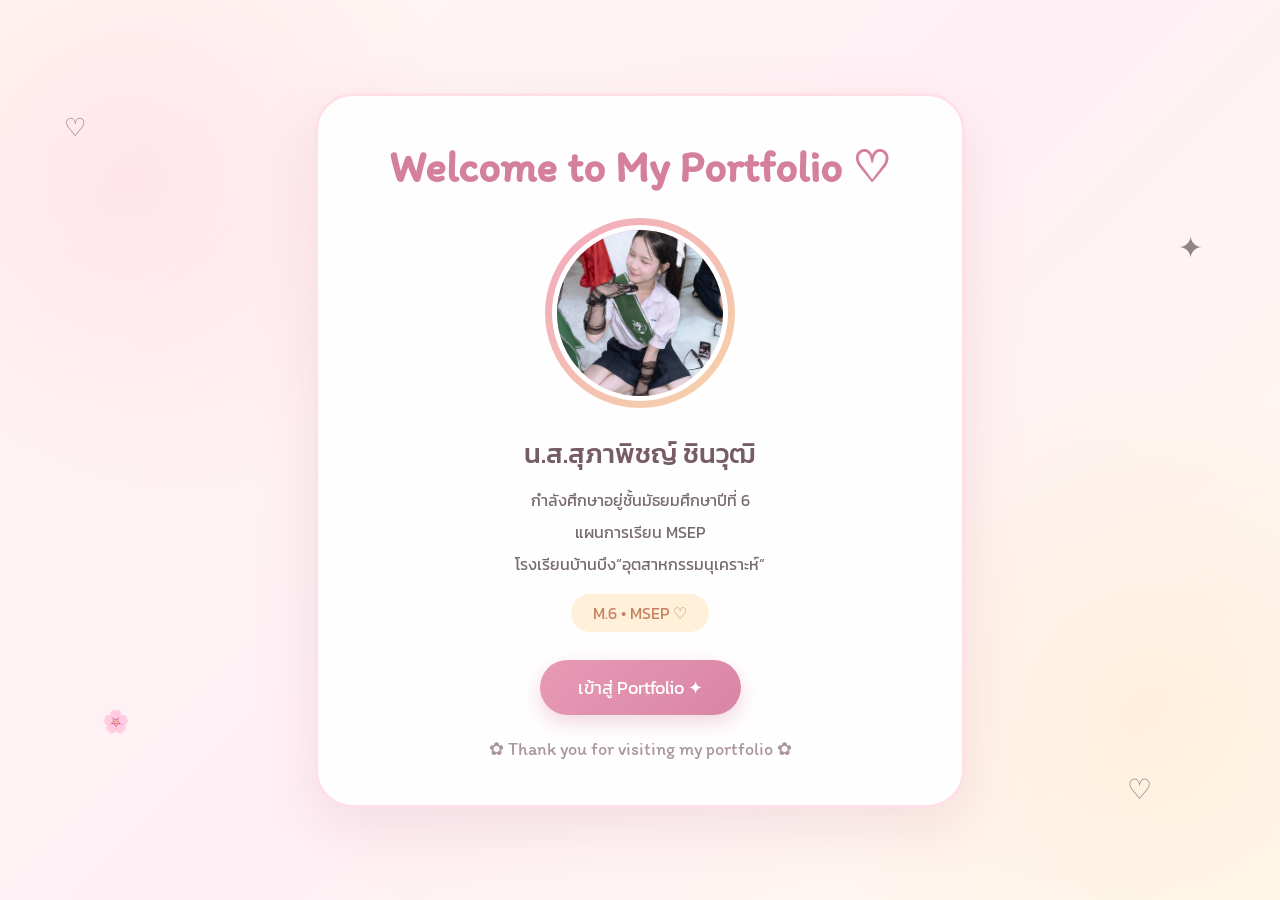
<file: index.html>
<!DOCTYPE html>
<html lang="th">

<head>
    <meta charset="UTF-8">
    <meta name="viewport" content="width=device-width, initial-scale=1.0">

    <title>Supapit Chinnawut | Portfolio</title>

    <link rel="stylesheet" href="style.css">

    <style>

        body {
            display: flex;
            align-items: center;
            justify-content: center;
            min-height: 100vh;
        }

        .home-card {
            width: min(650px, 92%);
            background: rgba(255,255,255,0.94);
            border-radius: 38px;
            padding: 45px 30px;
            text-align: center;
            border: 3px solid #ffe0e7;
            box-shadow: 0 20px 55px rgba(188,130,150,0.18);
            animation: appear 0.9s ease;
        }

        @keyframes appear {
            from {
                opacity: 0;
                transform: translateY(30px);
            }

            to {
                opacity: 1;
                transform: translateY(0);
            }
        }

        .welcome {
            font-family: 'Itim', cursive;
            color: #d47f9e;
            font-size: 43px;
            margin-bottom: 25px;
        }

        .profile-circle {
            width: 190px;
            height: 190px;
            margin: auto;
            padding: 7px;
            border-radius: 50%;
            background: linear-gradient(135deg, #f2a8bf, #f6d5a8);
            animation: gentle 4s ease-in-out infinite;
        }

        @keyframes gentle {
            0%, 100% {
                transform: translateY(0);
            }

            50% {
                transform: translateY(-8px);
            }
        }

        .profile-circle img {
            width: 100%;
            height: 100%;
            object-fit: cover;
            border-radius: 50%;
            border: 5px solid white;
        }

        .name {
            margin-top: 25px;
            color: #765d65;
            font-size: 27px;
            font-weight: 500;
        }

        .school-info {
            margin-top: 10px;
            line-height: 2;
            color: #776970;
        }

        .msep {
            display: inline-block;
            margin-top: 14px;
            padding: 7px 22px;
            border-radius: 30px;
            background: #fff0d9;
            color: #c68161;
        }

        .enter {
            display: inline-block;
            margin-top: 28px;
            padding: 14px 38px;
            border-radius: 35px;
            background: linear-gradient(135deg, #e79ab5, #d985a5);
            color: white;
            text-decoration: none;
            font-size: 18px;
            box-shadow: 0 8px 20px rgba(210,130,157,0.3);
            transition: 0.25s;
        }

        .enter:hover {
            transform: translateY(-5px) scale(1.03);
        }

        .mini {
            margin-top: 23px;
            color: #aa969d;
            font-family: 'Itim', cursive;
            font-size: 18px;
        }

    </style>
</head>

<body>

    <div class="decor one">♡</div>
    <div class="decor two">✦</div>
    <div class="decor three">🌸</div>
    <div class="decor four">♡</div>

    <main class="home-card">

        <h1 class="welcome">
            Welcome to My Portfolio ♡
        </h1>

        <div class="profile-circle">
            <img src="IMG_4594.jpeg" alt="รูปโปรไฟล์">
        </div>

        <h2 class="name">
            น.ส.สุภาพิชญ์ ชินวุฒิ
        </h2>

        <p class="school-info">
            กำลังศึกษาอยู่ชั้นมัธยมศึกษาปีที่ 6<br>
            แผนการเรียน MSEP<br>
            โรงเรียนบ้านบึง“อุตสาหกรรมนุเคราะห์”
        </p>

        <span class="msep">
            M.6 • MSEP ♡
        </span>

        <br>

        <a href="portfolio.html" class="enter">
            เข้าสู่ Portfolio ✦
        </a>

        <p class="mini">
            ✿ Thank you for visiting my portfolio ✿
        </p>

    </main>

</body>
</html>
</file>
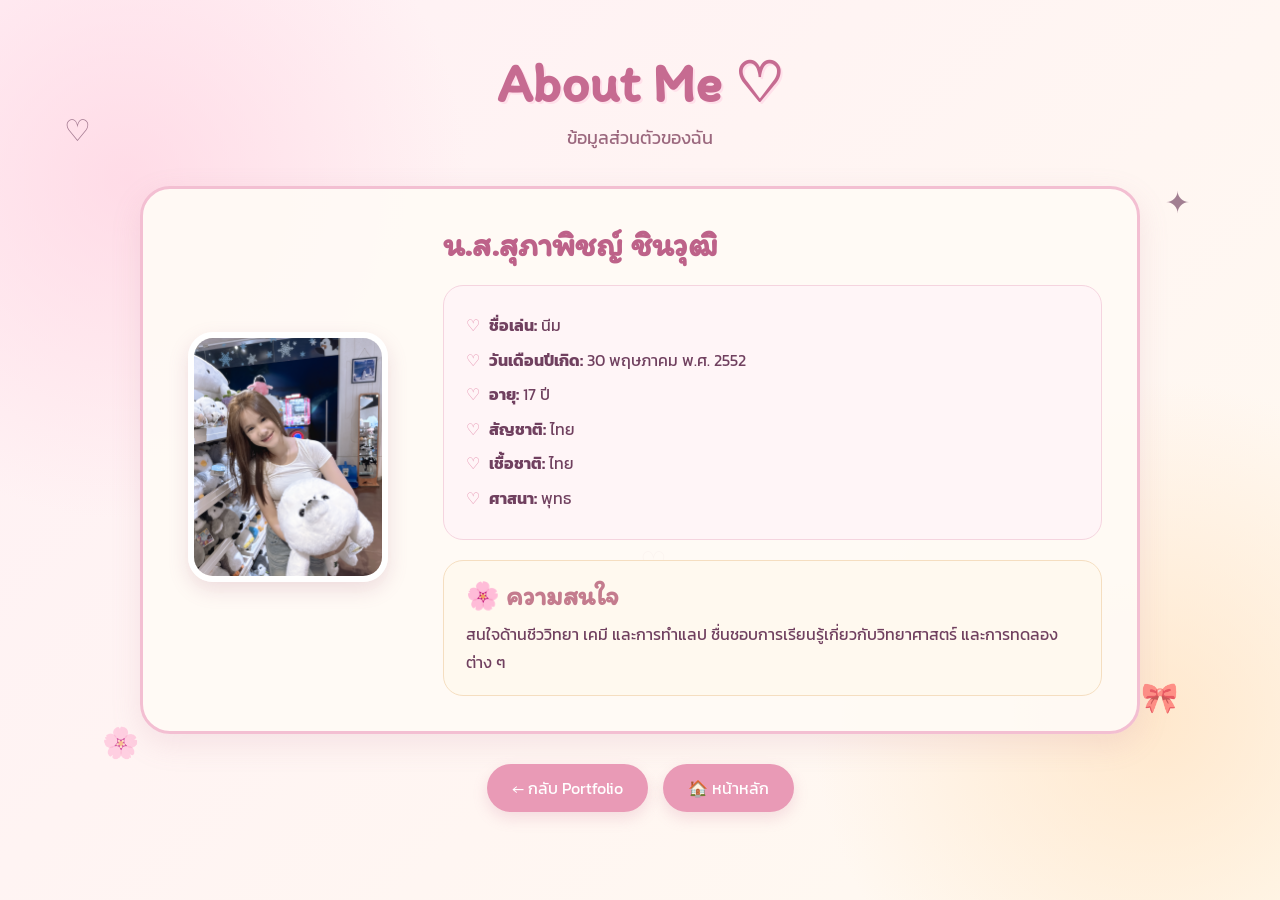
<file: about.html>
<!DOCTYPE html>
<html lang="th">
<head>
  <meta charset="UTF-8">
  <meta name="viewport" content="width=device-width, initial-scale=1.0">

  <title>About Me ♡</title>

  <!-- Google Fonts -->
  <link rel="preconnect" href="https://fonts.googleapis.com">
  <link rel="preconnect" href="https://fonts.gstatic.com" crossorigin>
  <link href="https://fonts.googleapis.com/css2?family=Itim&family=Kanit:wght@300;400;500&display=swap" rel="stylesheet">

  <style>

    * {
      box-sizing: border-box;
    }

    body {
      margin: 0;
      min-height: 100vh;

      font-family: 'Kanit', sans-serif;

      background:
        radial-gradient(
          circle at 10% 20%,
          rgba(255, 210, 225, 0.7),
          transparent 25%
        ),
        radial-gradient(
          circle at 90% 80%,
          rgba(255, 225, 190, 0.7),
          transparent 25%
        ),
        linear-gradient(
          135deg,
          #fff0f5,
          #fffaf0
        );

      color: #70405f;

      overflow-x: hidden;
    }


    /* ---------------- หน้าเว็บ ---------------- */

    .page {
      width: 90%;
      max-width: 1000px;

      margin: auto;

      padding: 50px 0 70px;

      text-align: center;
    }


    /* ---------------- หัวข้อ ---------------- */

    h1 {
      margin: 0;

      font-family: 'Itim', cursive;

      font-size: 55px;

      color: #c66b91;

      text-shadow:
        2px 2px 0 #ffe0ea;
    }


    .subtitle {
      margin-top: 8px;
      margin-bottom: 35px;

      font-size: 18px;

      color: #9b687e;
    }


    /* ---------------- กรอบ About Me ---------------- */

    .about-card {

      display: flex;

      align-items: center;

      gap: 45px;

      padding: 35px;

      background: rgba(255, 250, 245, 0.95);

      border: 3px solid #f3bfd2;

      border-radius: 30px;

      box-shadow:
        0 10px 30px rgba(190, 120, 145, 0.15);

      text-align: left;

      animation: appear 0.8s ease;
    }


    /* ---------------- รูป ---------------- */

    .about-image {

      flex: 0 0 220px;

      text-align: center;
    }


    .about-image img {

      width: 200px;
      height: 250px;

      object-fit: cover;

      border-radius: 25px;

      border: 6px solid white;

      box-shadow:
        0 8px 20px rgba(170, 100, 125, 0.2);

      transition: 0.4s ease;
    }


    .about-image img:hover {

      transform:
        scale(1.04)
        rotate(-2deg);

      box-shadow:
        0 12px 25px rgba(170, 100, 125, 0.3);
    }


    /* ---------------- ข้อมูล ---------------- */

    .about-content {

      flex: 1;
    }


    .about-content h2 {

      margin-top: 0;
      margin-bottom: 20px;

      font-family: 'Itim', cursive;

      font-size: 34px;

      color: #bd6289;
    }


    /* ---------------- กล่องข้อมูลส่วนตัว ---------------- */

    .info-box {

      padding: 18px 22px;

      background: #fff5f7;

      border: 1px solid #f5d4df;

      border-radius: 20px;
    }


    .info-box p {

      margin: 9px 0;

      font-size: 16px;

      line-height: 1.6;
    }


    .info-box span {

      color: #e28aaa;

      margin-right: 5px;
    }


    /* ---------------- ความสนใจ ---------------- */

    .interest-box {

      margin-top: 20px;

      padding: 18px 22px;

      background: #fff9ef;

      border: 1px solid #f5dec0;

      border-radius: 20px;
    }


    .interest-box h3 {

      margin-top: 0;
      margin-bottom: 8px;

      font-family: 'Itim', cursive;

      font-size: 27px;

      color: #c47c8e;
    }


    .interest-box p {

      margin: 0;

      line-height: 1.8;

      font-size: 16px;
    }


    /* ---------------- ปุ่ม ---------------- */

    .button-group {

      display: flex;

      justify-content: center;

      gap: 15px;

      margin-top: 30px;

      flex-wrap: wrap;
    }


    .back-btn {

      display: inline-block;

      padding: 12px 25px;

      border-radius: 30px;

      background: #e99ab6;

      color: white;

      text-decoration: none;

      font-size: 16px;

      box-shadow:
        0 6px 15px rgba(200, 110, 145, 0.2);

      transition: 0.3s ease;
    }


    .back-btn:hover {

      background: #d981a1;

      transform:
        translateY(-3px);
    }


    /* ---------------- ของตกแต่ง ---------------- */

    .decor {

      position: fixed;

      z-index: -1;

      font-size: 30px;

      opacity: 0.65;

      animation:
        floating 4s ease-in-out infinite;
    }


    .decor1 {

      top: 12%;
      left: 5%;
    }


    .decor2 {

      top: 20%;
      right: 7%;

      animation-delay: 1s;
    }


    .decor3 {

      bottom: 15%;
      left: 8%;

      animation-delay: 2s;
    }


    .decor4 {

      bottom: 20%;
      right: 8%;

      animation-delay: 0.5s;
    }


    .decor5 {

      top: 60%;
      left: 50%;

      animation-delay: 1.5s;
    }


    /* ---------------- Animation ---------------- */

    @keyframes floating {

      0%,
      100% {
        transform: translateY(0);
      }

      50% {
        transform: translateY(-12px);
      }
    }


    @keyframes appear {

      from {

        opacity: 0;

        transform:
          translateY(20px);
      }

      to {

        opacity: 1;

        transform:
          translateY(0);
      }
    }


    /* ---------------- โทรศัพท์ ---------------- */

    @media (max-width: 700px) {

      .page {

        width: 92%;

        padding-top: 35px;
      }


      h1 {

        font-size: 43px;
      }


      .subtitle {

        font-size: 16px;

        margin-bottom: 25px;
      }


      .about-card {

        flex-direction: column;

        gap: 25px;

        padding: 25px 18px;

        text-align: left;
      }


      .about-image {

        flex: none;

        width: 100%;

        text-align: center;
      }


      .about-image img {

        width: 180px;

        height: 225px;
      }


      .about-content {

        width: 100%;
      }


      .about-content h2 {

        text-align: center;

        font-size: 29px;
      }


      .info-box,
      .interest-box {

        padding: 16px;
      }


      .info-box p {

        font-size: 15px;
      }


      .interest-box p {

        font-size: 15px;
      }

    }

  </style>

</head>


<body>


  <!-- ของตกแต่งลอย ๆ -->

  <div class="decor decor1">♡</div>

  <div class="decor decor2">✦</div>

  <div class="decor decor3">🌸</div>

  <div class="decor decor4">🎀</div>

  <div class="decor decor5">♡</div>



  <div class="page">


    <!-- หัวข้อ -->

    <h1>
      About Me ♡
    </h1>


    <p class="subtitle">
      ข้อมูลส่วนตัวของฉัน
    </p>



    <!-- กล่องหลัก -->

    <div class="about-card">


      <!-- รูป -->

      <div class="about-image">

        <img
          src="IMG_7382.jpeg"
          alt="รูปของฉัน"
        >

      </div>



      <!-- ข้อมูล -->

      <div class="about-content">


        <h2>
          น.ส.สุภาพิชญ์ ชินวุฒิ
        </h2>



        <!-- ข้อมูลส่วนตัว -->

        <div class="info-box">

          <p>
            <span>♡</span>
            <b>ชื่อเล่น:</b>
            นีม
          </p>


          <p>
            <span>♡</span>
            <b>วันเดือนปีเกิด:</b>
            30 พฤษภาคม พ.ศ. 2552
          </p>


          <p>
            <span>♡</span>
            <b>อายุ:</b>
            17 ปี
          </p>


          <p>
            <span>♡</span>
            <b>สัญชาติ:</b>
            ไทย
          </p>


          <p>
            <span>♡</span>
            <b>เชื้อชาติ:</b>
            ไทย
          </p>


          <p>
            <span>♡</span>
            <b>ศาสนา:</b>
            พุทธ
          </p>

        </div>



        <!-- ความสนใจ -->

        <div class="interest-box">

          <h3>
            🌸 ความสนใจ
          </h3>

          <p>
            สนใจด้านชีววิทยา เคมี และการทำแลป
            ชื่นชอบการเรียนรู้เกี่ยวกับวิทยาศาสตร์
            และการทดลองต่าง ๆ
          </p>

        </div>


      </div>

    </div>



    <!-- ปุ่ม -->

    <div class="button-group">


      <a
        href="portfolio.html"
        class="back-btn"
      >
        ← กลับ Portfolio
      </a>


      <a
        href="index.html"
        class="back-btn"
      >
        🏠 หน้าหลัก
      </a>


    </div>


  </div>


</body>
</html>
</file>
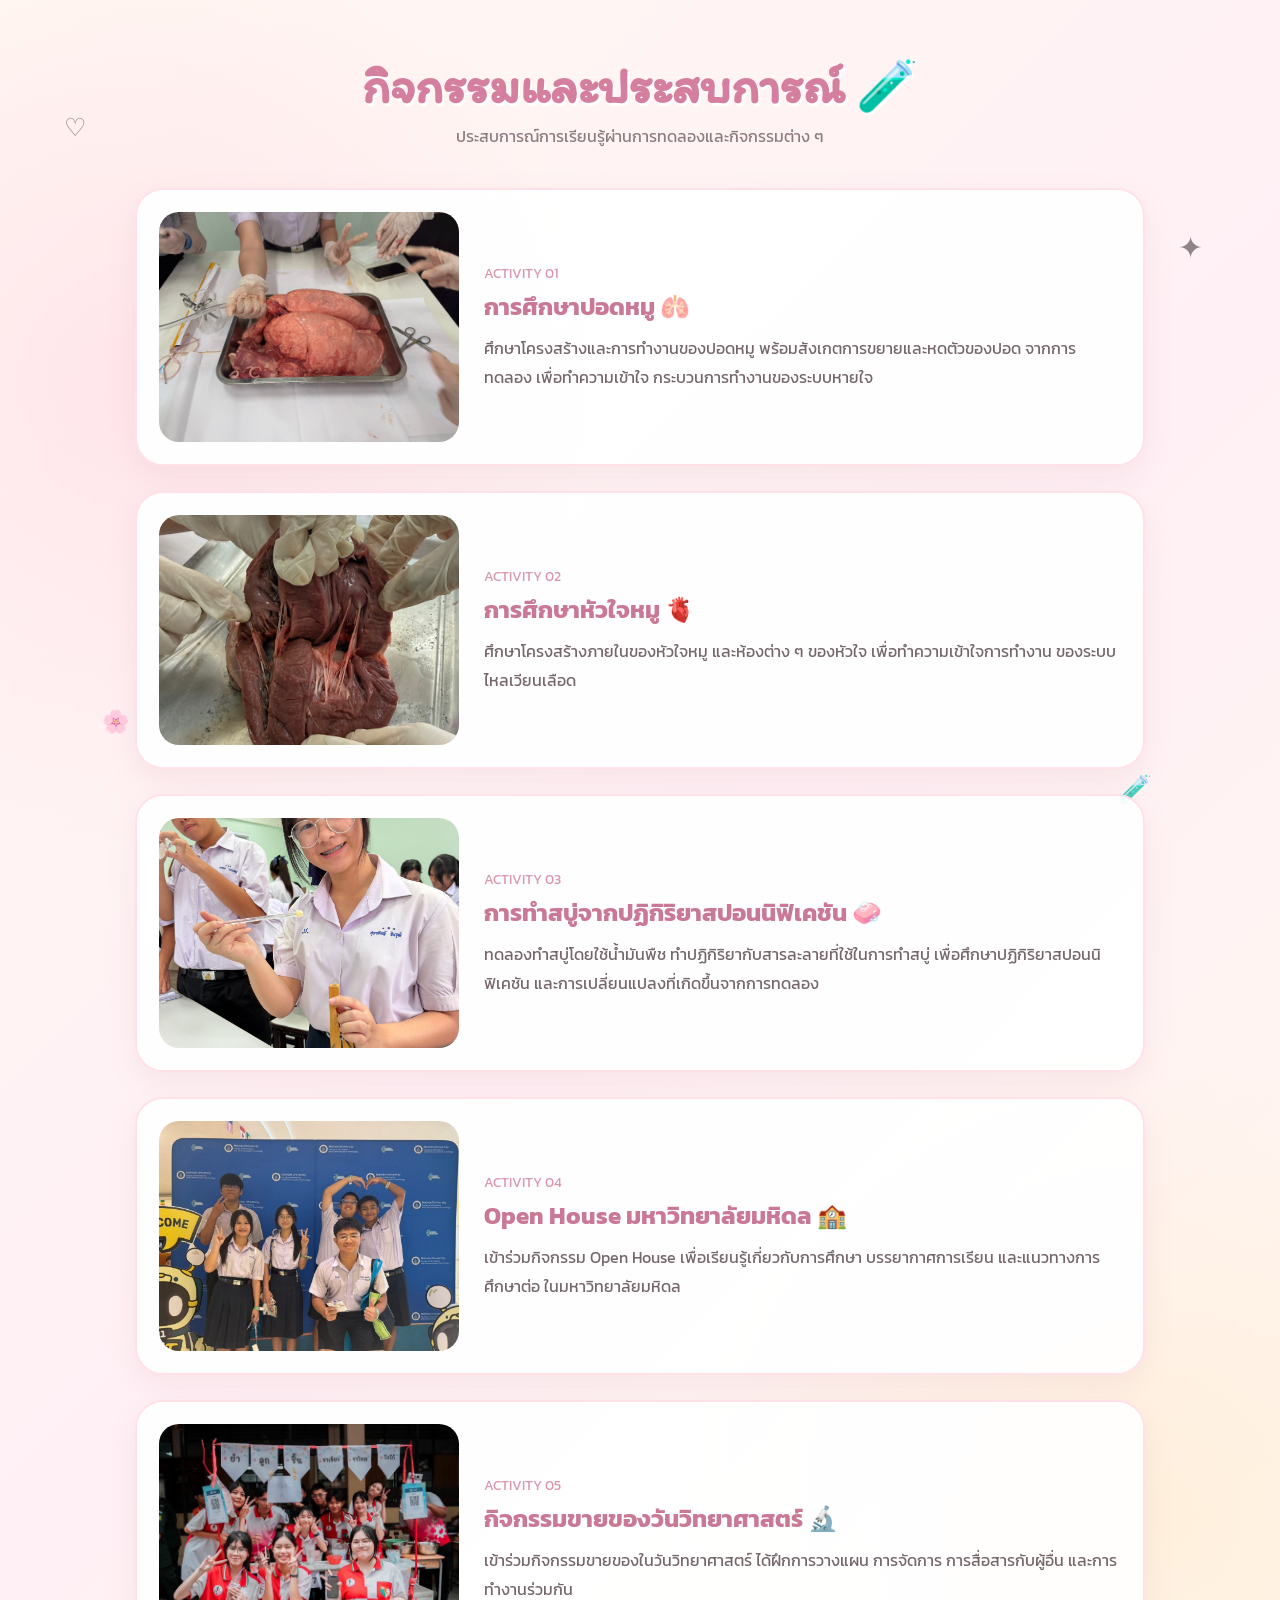
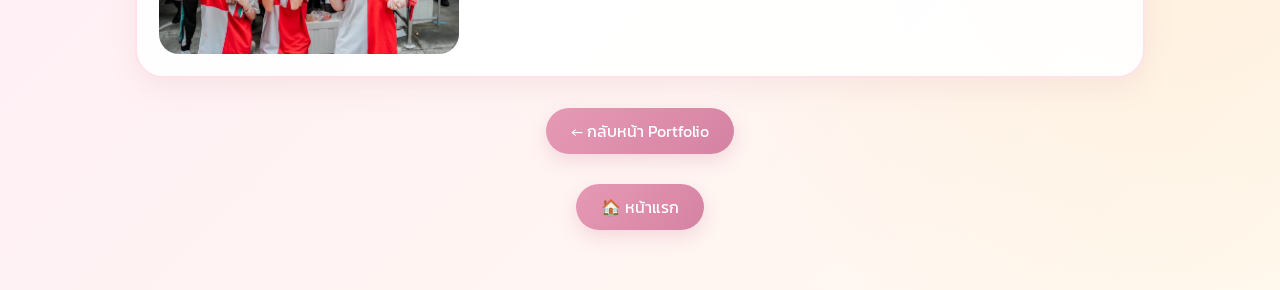
<file: activities.html>
<!DOCTYPE html>
<html lang="th">

<head>
    <meta charset="UTF-8">
    <meta name="viewport" content="width=device-width, initial-scale=1.0">

    <title>Activities | Portfolio</title>

    <link rel="stylesheet" href="style.css">

    <style>

        .activity-list {
            display: grid;
            gap: 25px;
        }

        .activity {
            display: grid;
            grid-template-columns: 300px 1fr;
            gap: 25px;
            align-items: center;
            background: rgba(255,255,255,0.93);
            padding: 22px;
            border-radius: 28px;
            border: 2px solid #ffe1e7;
            box-shadow: 0 10px 28px rgba(188,130,150,0.12);
            transition: 0.3s;
        }

        .activity:hover {
            transform: translateY(-5px);
            box-shadow: 0 16px 35px rgba(188,130,150,0.2);
        }

        .activity img {
            width: 100%;
            height: 230px;
            object-fit: cover;
            border-radius: 20px;
        }

        .activity-number {
            color: #d997aa;
            font-size: 14px;
            margin-bottom: 5px;
        }

        .activity h2 {
            color: #c97896;
            font-size: 24px;
            margin-bottom: 10px;
        }

        .activity p {
            line-height: 1.8;
            color: #75666c;
        }

        @media (max-width: 700px) {

            .activity {
                grid-template-columns: 1fr;
            }

            .activity img {
                height: 260px;
            }
        }

    </style>
</head>

<body>

    <div class="decor one">♡</div>
    <div class="decor two">✦</div>
    <div class="decor three">🌸</div>
    <div class="decor four">🧪</div>

    <div class="container">

        <header class="page-header">
            <h1>กิจกรรมและประสบการณ์ 🧪</h1>
            <p>ประสบการณ์การเรียนรู้ผ่านการทดลองและกิจกรรมต่าง ๆ</p>
        </header>

        <section class="activity-list">

            <article class="activity">

                <img src="IMG_2068.jpeg" alt="กิจกรรมศึกษาปอดหมู">

                <div>

                    <div class="activity-number">
                        ACTIVITY 01
                    </div>

                    <h2>การศึกษาปอดหมู 🫁</h2>

                    <p>
                        ศึกษาโครงสร้างและการทำงานของปอดหมู
                        พร้อมสังเกตการขยายและหดตัวของปอด
                        จากการทดลอง เพื่อทำความเข้าใจ
                        กระบวนการทำงานของระบบหายใจ
                    </p>

                </div>

            </article>

            <article class="activity">

                <img src="IMG_3365.jpeg" alt="กิจกรรมศึกษาหัวใจหมู">

                <div>

                    <div class="activity-number">
                        ACTIVITY 02
                    </div>

                    <h2>การศึกษาหัวใจหมู 🫀</h2>

                    <p>
                        ศึกษาโครงสร้างภายในของหัวใจหมู
                        และห้องต่าง ๆ ของหัวใจ
                        เพื่อทำความเข้าใจการทำงาน
                        ของระบบไหลเวียนเลือด
                    </p>

                </div>

            </article>

            <article class="activity">

                <img src="IMG_1400.jpeg" alt="กิจกรรมการทำสบู่">

                <div>

                    <div class="activity-number">
                        ACTIVITY 03
                    </div>

                    <h2>การทำสบู่จากปฏิกิริยาสปอนนิฟิเคชัน 🧼</h2>

                    <p>
                        ทดลองทำสบู่โดยใช้น้ำมันพืช
                        ทำปฏิกิริยากับสารละลายที่ใช้ในการทำสบู่
                        เพื่อศึกษาปฏิกิริยาสปอนนิฟิเคชัน
                        และการเปลี่ยนแปลงที่เกิดขึ้นจากการทดลอง
                    </p>

                </div>

            </article>

            <article class="activity">

                <img src="IMG_6129.jpeg" alt="กิจกรรม Open House มหาวิทยาลัยมหิดล">

                <div>

                    <div class="activity-number">
                        ACTIVITY 04
                    </div>

                    <h2>Open House มหาวิทยาลัยมหิดล 🏫</h2>

                    <p>
                        เข้าร่วมกิจกรรม Open House
                        เพื่อเรียนรู้เกี่ยวกับการศึกษา
                        บรรยากาศการเรียน และแนวทางการศึกษาต่อ
                        ในมหาวิทยาลัยมหิดล
                    </p>

                </div>

            </article>

            <article class="activity">

                <img src="IMG_6142.jpeg" alt="กิจกรรมขายของวันวิทยาศาสตร์">

                <div>

                    <div class="activity-number">
                        ACTIVITY 05
                    </div>

                    <h2>กิจกรรมขายของวันวิทยาศาสตร์ 🔬</h2>

                    <p>
                        เข้าร่วมกิจกรรมขายของในวันวิทยาศาสตร์
                        ได้ฝึกการวางแผน การจัดการ
                        การสื่อสารกับผู้อื่น และการทำงานร่วมกัน
                    </p>

                </div>

            </article>

        </section>

        <div style="text-align:center;">

            <a href="portfolio.html" class="back-button">
                ← กลับหน้า Portfolio
            </a>

            <br>

            <a href="index.html" class="home-button">
                🏠 หน้าแรก
            </a>

        </div>

    </div>

</body>
</html>
</file>
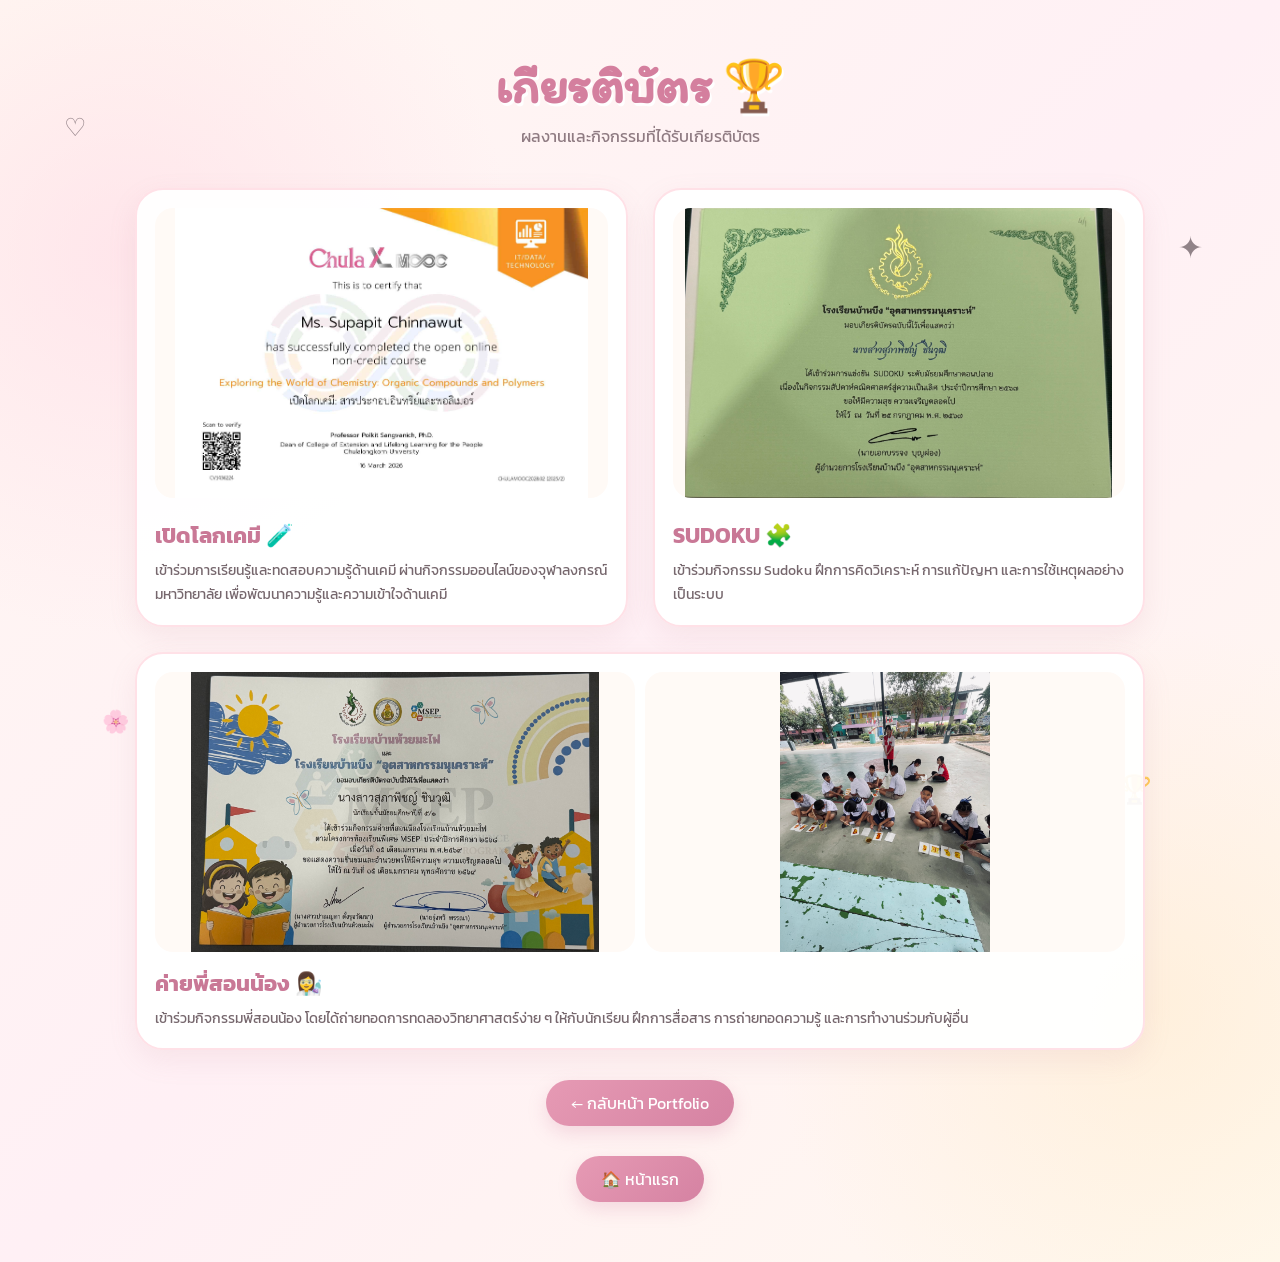
<file: certificates.html>
<!DOCTYPE html>
<html lang="th">

<head>
    <meta charset="UTF-8">
    <meta name="viewport" content="width=device-width, initial-scale=1.0">

    <title>Certificates | Portfolio</title>

    <link rel="stylesheet" href="style.css">

    <style>

        .certificates {
            display: grid;
            grid-template-columns: repeat(2, 1fr);
            gap: 25px;
        }

        .certificate {
            background: rgba(255,255,255,0.94);
            border-radius: 28px;
            padding: 18px;
            border: 2px solid #ffe1e7;
            box-shadow: 0 10px 28px rgba(188,130,150,0.12);
            transition: 0.3s;
        }

        .certificate:hover {
            transform: translateY(-6px) rotate(0.5deg);
            box-shadow: 0 17px 35px rgba(188,130,150,0.2);
        }

        .certificate img {
            width: 100%;
            height: 290px;
            object-fit: contain;
            background: #fffaf6;
            border-radius: 18px;
        }

        .certificate h2 {
            color: #c97896;
            font-size: 22px;
            margin-top: 15px;
        }

        .certificate p {
            margin-top: 7px;
            line-height: 1.7;
            color: #76676d;
            font-size: 14px;
        }

        .certificate-wide {
            grid-column: span 2;
        }

        .two-images {
            display: grid;
            grid-template-columns: 1fr 1fr;
            gap: 10px;
        }

        .two-images img {
            height: 280px;
        }

        @media (max-width: 700px) {

            .certificates {
                grid-template-columns: 1fr;
            }

            .certificate-wide {
                grid-column: span 1;
            }

            .two-images {
                grid-template-columns: 1fr;
            }

        }

    </style>
</head>

<body>

    <div class="decor one">♡</div>
    <div class="decor two">✦</div>
    <div class="decor three">🌸</div>
    <div class="decor four">🏆</div>

    <div class="container">

        <header class="page-header">
            <h1>เกียรติบัตร 🏆</h1>
            <p>ผลงานและกิจกรรมที่ได้รับเกียรติบัตร</p>
        </header>

        <section class="certificates">

            <article class="certificate">

                <img
                    src="IMG_5654.jpeg"
                    alt="เกียรติบัตรเปิดโลกเคมี"
                >

                <h2>เปิดโลกเคมี 🧪</h2>

                <p>
                    เข้าร่วมการเรียนรู้และทดสอบความรู้ด้านเคมี
                    ผ่านกิจกรรมออนไลน์ของจุฬาลงกรณ์มหาวิทยาลัย
                    เพื่อพัฒนาความรู้และความเข้าใจด้านเคมี
                </p>

            </article>

            <article class="certificate">

                <img
                    src="IMG_5758.jpeg"
                    alt="เกียรติบัตร Sudoku"
                >

                <h2>SUDOKU 🧩</h2>

                <p>
                    เข้าร่วมกิจกรรม Sudoku
                    ฝึกการคิดวิเคราะห์ การแก้ปัญหา
                    และการใช้เหตุผลอย่างเป็นระบบ
                </p>

            </article>

            <article class="certificate certificate-wide">

                <div class="two-images">

                    <img
                        src="IMG_5761.jpeg"
                        alt="กิจกรรมพี่สอนน้อง ภาพที่ 1"
                    >

                    <img
                        src="IMG_8869.jpeg"
                        alt="กิจกรรมพี่สอนน้อง ภาพที่ 2"
                    >

                </div>

                <h2>ค่ายพี่สอนน้อง 👩‍🔬</h2>

                <p>
                    เข้าร่วมกิจกรรมพี่สอนน้อง
                    โดยได้ถ่ายทอดการทดลองวิทยาศาสตร์ง่าย ๆ
                    ให้กับนักเรียน ฝึกการสื่อสาร
                    การถ่ายทอดความรู้ และการทำงานร่วมกับผู้อื่น
                </p>

            </article>

        </section>

        <div style="text-align:center;">

            <a href="portfolio.html" class="back-button">
                ← กลับหน้า Portfolio
            </a>

            <br>

            <a href="index.html" class="home-button">
                🏠 หน้าแรก
            </a>

        </div>

    </div>

</body>
</html>
</file>
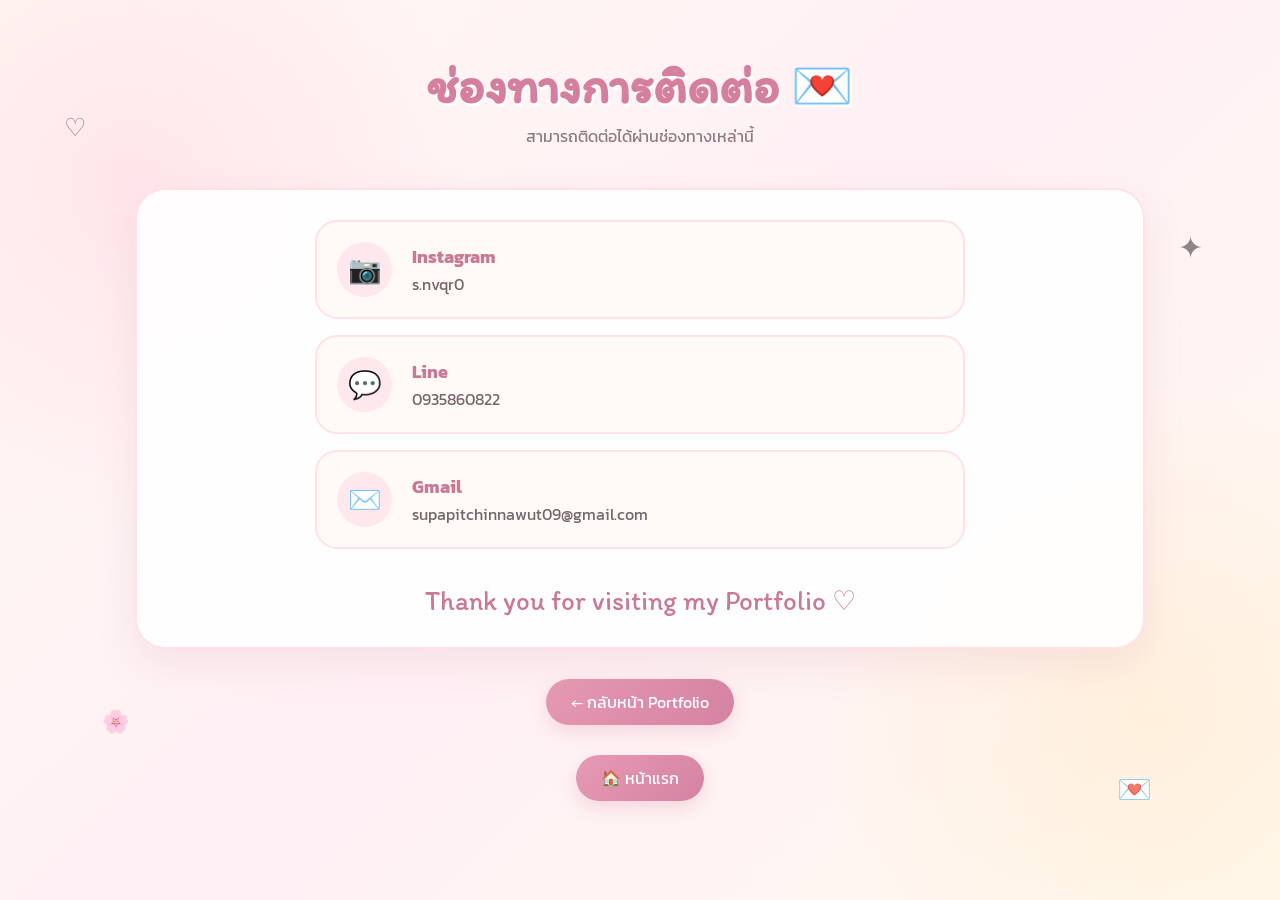
<file: contact.html>
<!DOCTYPE html>
<html lang="th">

<head>
    <meta charset="UTF-8">
    <meta name="viewport" content="width=device-width, initial-scale=1.0">

    <title>Contact | Portfolio</title>

    <link rel="stylesheet" href="style.css">

    <style>

        .contact-list {
            max-width: 650px;
            margin: auto;
        }

        .contact-item {
            display: flex;
            align-items: center;
            gap: 20px;
            padding: 20px;
            margin-bottom: 16px;
            background: #fffaf5;
            border: 2px solid #ffe1e7;
            border-radius: 22px;
            transition: 0.25s;
        }

        .contact-item:hover {
            transform: translateX(7px);
            background: #fff4f1;
        }

        .contact-icon {
            width: 55px;
            height: 55px;
            display: flex;
            align-items: center;
            justify-content: center;
            border-radius: 50%;
            background: #ffe8ed;
            font-size: 27px;
            flex-shrink: 0;
        }

        .contact-item h2 {
            color: #c97896;
            font-size: 18px;
        }

        .contact-item p {
            color: #75666c;
            margin-top: 2px;
            word-break: break-word;
        }

        .thanks {
            text-align: center;
            margin-top: 35px;
            font-family: 'Itim', cursive;
            color: #c97896;
            font-size: 27px;
        }

    </style>
</head>

<body>

    <div class="decor one">♡</div>
    <div class="decor two">✦</div>
    <div class="decor three">🌸</div>
    <div class="decor four">💌</div>

    <div class="container">

        <header class="page-header">
            <h1>ช่องทางการติดต่อ 💌</h1>
            <p>สามารถติดต่อได้ผ่านช่องทางเหล่านี้</p>
        </header>

        <section class="card">

            <div class="contact-list">

                <div class="contact-item">

                    <div class="contact-icon">
                        📷
                    </div>

                    <div>
                        <h2>Instagram</h2>
                        <p>s.nvqr0</p>
                    </div>

                </div>

                <div class="contact-item">

                    <div class="contact-icon">
                        💬
                    </div>

                    <div>
                        <h2>Line</h2>
                        <p>0935860822</p>
                    </div>

                </div>

                <div class="contact-item">

                    <div class="contact-icon">
                        ✉️
                    </div>

                    <div>
                        <h2>Gmail</h2>
                        <p>supapitchinnawut09@gmail.com</p>
                    </div>

                </div>

            </div>

            <p class="thanks">
                Thank you for visiting my Portfolio ♡
            </p>

        </section>

        <div style="text-align:center;">

            <a href="portfolio.html" class="back-button">
                ← กลับหน้า Portfolio
            </a>

            <br>

            <a href="index.html" class="home-button">
                🏠 หน้าแรก
            </a>

        </div>

    </div>

</body>
</html>
</file>
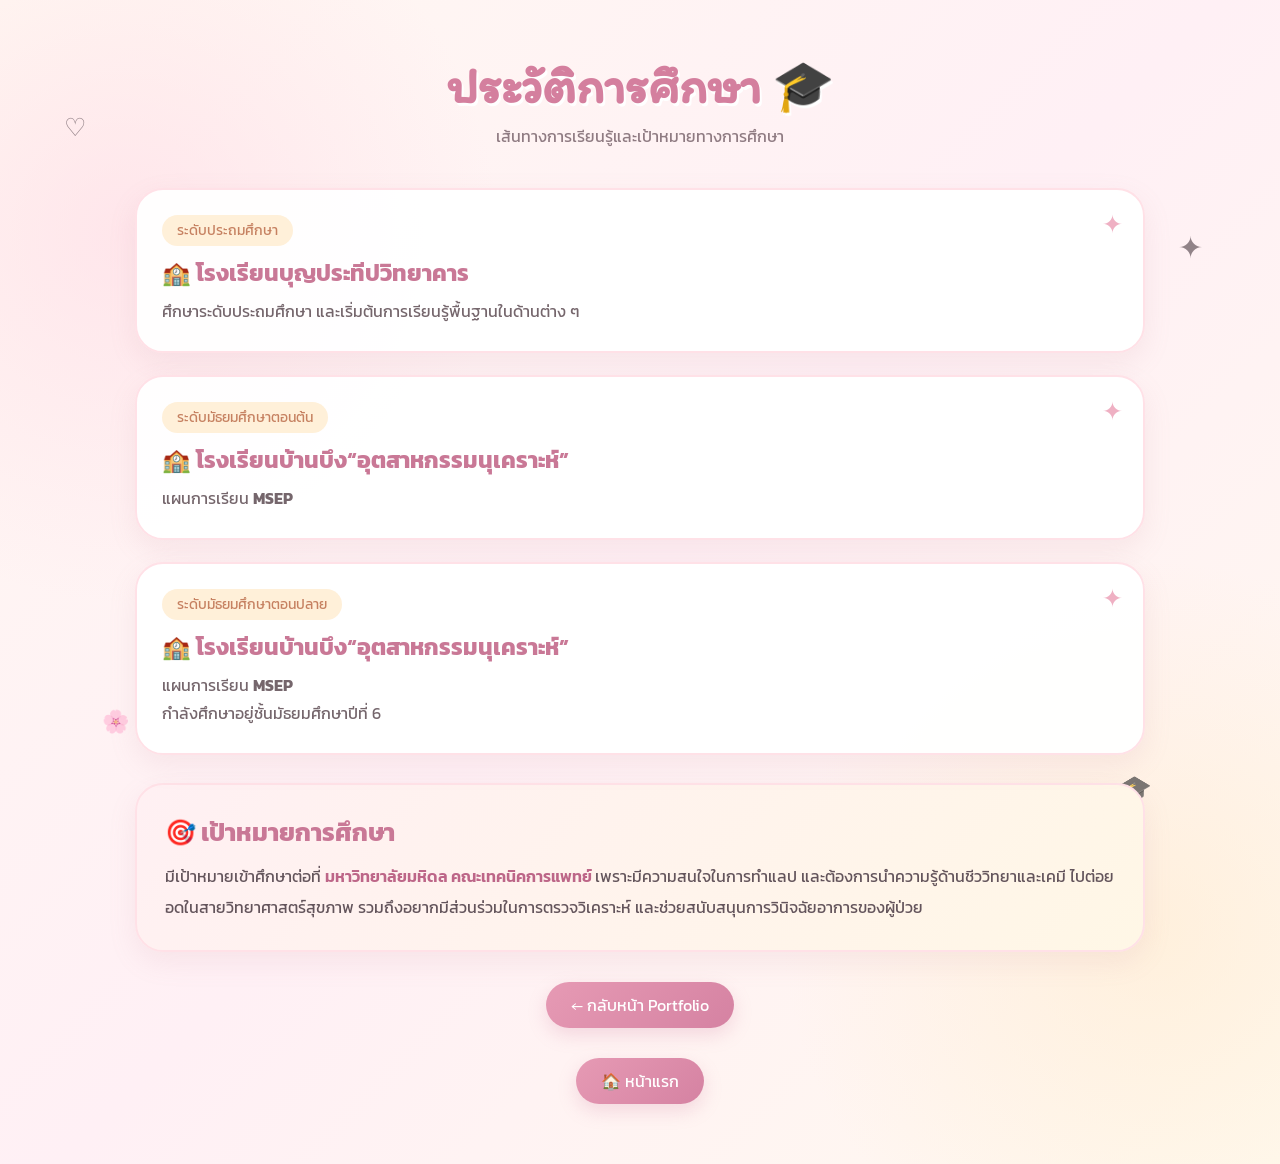
<file: education.html>
<!DOCTYPE html>
<html lang="th">

<head>
    <meta charset="UTF-8">
    <meta name="viewport" content="width=device-width, initial-scale=1.0">

    <title>ประวัติการศึกษา | Portfolio</title>

    <link rel="stylesheet" href="style.css">

    <style>

        .education-list {
            display: grid;
            gap: 22px;
        }

        .education-card {
            background: rgba(255,255,255,0.94);
            border-radius: 28px;
            padding: 25px;
            border: 2px solid #ffe1e7;
            box-shadow: 0 10px 28px rgba(188,130,150,0.12);
            transition: 0.3s;
            position: relative;
            overflow: hidden;
        }

        .education-card::before {
            content: "✦";
            position: absolute;
            right: 20px;
            top: 15px;
            color: #efb0c3;
            font-size: 25px;
            animation: sparkle 2s infinite;
        }

        @keyframes sparkle {

            0%, 100% {
                opacity: 0.4;
                transform: scale(1);
            }

            50% {
                opacity: 1;
                transform: scale(1.2);
            }

        }

        .education-card:hover {
            transform: translateY(-5px);
            box-shadow: 0 16px 35px rgba(188,130,150,0.2);
        }

        .level {
            display: inline-block;
            background: #fff0d9;
            color: #c68161;
            padding: 5px 15px;
            border-radius: 20px;
            font-size: 14px;
            margin-bottom: 10px;
        }

        .education-card h2 {
            color: #c97896;
            font-size: 23px;
            margin-bottom: 7px;
        }

        .education-card p {
            line-height: 1.8;
            color: #75666c;
        }

        .goal {
            margin-top: 28px;
            background: linear-gradient(135deg, #fff0f3, #fff7e6);
            border-radius: 28px;
            padding: 28px;
            border: 2px solid #ffe1e7;
            box-shadow: 0 10px 28px rgba(188,130,150,0.12);
        }

        .goal h2 {
            color: #c97896;
            margin-bottom: 10px;
            font-size: 25px;
        }

        .goal p {
            line-height: 1.9;
        }

        .highlight {
            color: #bd6688;
            font-weight: 600;
        }

    </style>

</head>

<body>

    <div class="decor one">♡</div>
    <div class="decor two">✦</div>
    <div class="decor three">🌸</div>
    <div class="decor four">🎓</div>

    <div class="container">

        <header class="page-header">

            <h1>ประวัติการศึกษา 🎓</h1>

            <p>
                เส้นทางการเรียนรู้และเป้าหมายทางการศึกษา
            </p>

        </header>


        <section class="education-list">


            <!-- ประถมศึกษา -->

            <article class="education-card">

                <span class="level">
                    ระดับประถมศึกษา
                </span>

                <h2>
                    🏫 โรงเรียนบุญประทีปวิทยาคาร
                </h2>

                <p>
                    ศึกษาระดับประถมศึกษา
                    และเริ่มต้นการเรียนรู้พื้นฐานในด้านต่าง ๆ
                </p>

            </article>


            <!-- มัธยมต้น -->

            <article class="education-card">

                <span class="level">
                    ระดับมัธยมศึกษาตอนต้น
                </span>

                <h2>
                    🏫 โรงเรียนบ้านบึง“อุตสาหกรรมนุเคราะห์”
                </h2>

                <p>
                    แผนการเรียน <strong>MSEP</strong>
                </p>

            </article>


            <!-- มัธยมปลาย -->

            <article class="education-card">

                <span class="level">
                    ระดับมัธยมศึกษาตอนปลาย
                </span>

                <h2>
                    🏫 โรงเรียนบ้านบึง“อุตสาหกรรมนุเคราะห์”
                </h2>

                <p>
                    แผนการเรียน <strong>MSEP</strong><br>
                    กำลังศึกษาอยู่ชั้นมัธยมศึกษาปีที่ 6
                </p>

            </article>


        </section>


        <!-- เป้าหมาย -->

        <section class="goal">

            <h2>
                🎯 เป้าหมายการศึกษา
            </h2>

            <p>
                มีเป้าหมายเข้าศึกษาต่อที่
                <span class="highlight">
                    มหาวิทยาลัยมหิดล คณะเทคนิคการแพทย์
                </span>
                เพราะมีความสนใจในการทำแลป
                และต้องการนำความรู้ด้านชีววิทยาและเคมี
                ไปต่อยอดในสายวิทยาศาสตร์สุขภาพ
                รวมถึงอยากมีส่วนร่วมในการตรวจวิเคราะห์
                และช่วยสนับสนุนการวินิจฉัยอาการของผู้ป่วย
            </p>

        </section>


        <div style="text-align:center;">

            <a href="portfolio.html" class="back-button">
                ← กลับหน้า Portfolio
            </a>

            <br>

            <a href="index.html" class="home-button">
                🏠 หน้าแรก
            </a>

        </div>


    </div>

</body>

</html>
</file>
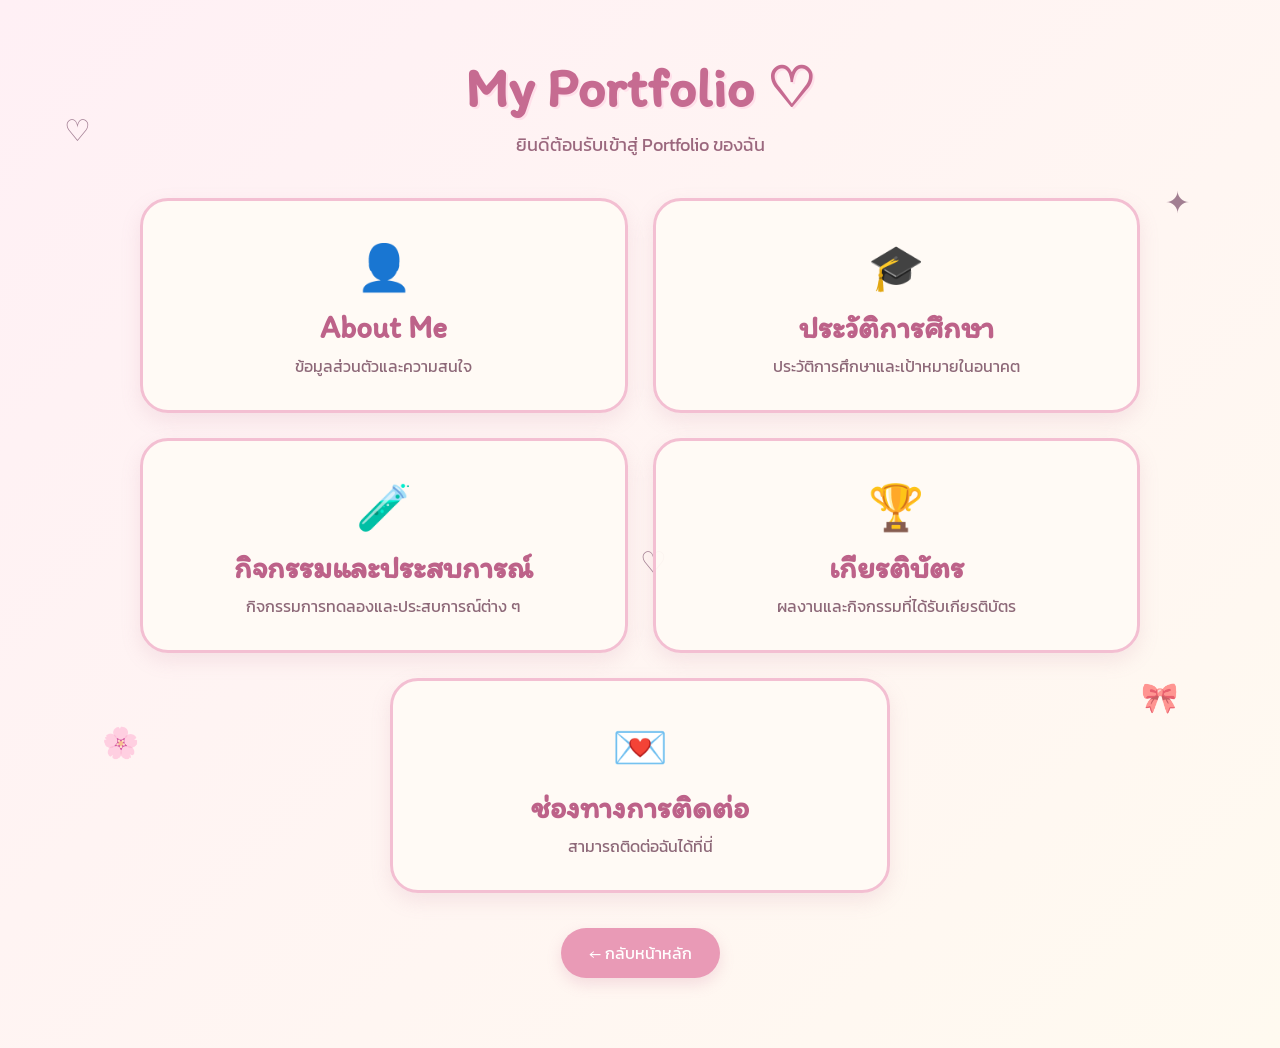
<file: portfolio.html>
<!DOCTYPE html>
<html lang="th">
<head>
  <meta charset="UTF-8">
  <meta name="viewport" content="width=device-width, initial-scale=1.0">

  <title>My Portfolio ♡</title>

  <link rel="preconnect" href="https://fonts.googleapis.com">
  <link rel="preconnect" href="https://fonts.gstatic.com" crossorigin>
  <link href="https://fonts.googleapis.com/css2?family=Itim&family=Kanit:wght@300;400;500&display=swap" rel="stylesheet">

  <style>
    * {
      box-sizing: border-box;
    }

    body {
      margin: 0;
      min-height: 100vh;
      font-family: 'Kanit', sans-serif;
      background: linear-gradient(135deg, #fff0f5, #fffaf0);
      color: #70405f;
      overflow-x: hidden;
    }

    .page {
      width: 90%;
      max-width: 1000px;
      margin: auto;
      padding: 55px 0 70px;
      text-align: center;
    }

    h1 {
      margin: 0;
      font-family: 'Itim', cursive;
      font-size: 55px;
      color: #c66b91;
      text-shadow: 2px 2px #ffe0ea;
    }

    .subtitle {
      margin: 10px 0 40px;
      color: #9b687e;
      font-size: 18px;
    }

    /* กรอบเมนู */
    .menu {
      display: grid;
      grid-template-columns: repeat(2, 1fr);
      gap: 25px;
    }

    .menu-card {
      display: block;
      padding: 32px 25px;
      min-height: 190px;

      background: rgba(255, 250, 245, 0.95);
      border: 3px solid #f3bfd2;
      border-radius: 28px;

      text-decoration: none;
      color: #70405f;

      box-shadow: 0 8px 20px rgba(190, 120, 145, 0.15);

      transition: all 0.3s ease;
    }

    /* ตอนเอานิ้วกด/เอาเมาส์ชี้ */
    .menu-card:hover {
      transform: translateY(-8px);
      background: #fff5f8;
      border-color: #e99ab6;
      box-shadow: 0 15px 30px rgba(190, 120, 145, 0.25);
    }

    .menu-card:active {
      transform: scale(0.97);
    }

    .menu-icon {
      font-size: 45px;
      margin-bottom: 8px;
      animation: float 3s ease-in-out infinite;
    }

    .menu-card h2 {
      margin: 8px 0;
      font-family: 'Itim', cursive;
      font-size: 31px;
      color: #bd6289;
    }

    .menu-card p {
      margin: 0;
      font-size: 16px;
      color: #8d6878;
    }

    /* กรอบสุดท้ายอยู่ตรงกลาง */
    .menu-card:last-child {
      grid-column: 1 / -1;
      width: 50%;
      justify-self: center;
    }

    /* ปุ่มกลับหน้าหลัก */
    .back-btn {
      display: inline-block;
      margin-top: 35px;
      padding: 13px 28px;

      background: #e99ab6;
      color: white;

      border-radius: 30px;
      text-decoration: none;

      box-shadow: 0 6px 15px rgba(200, 110, 145, 0.2);
      transition: 0.3s;
    }

    .back-btn:hover {
      background: #d981a1;
      transform: translateY(-3px);
    }

    /* ของตกแต่งลอย ๆ */
    .decor {
      position: fixed;
      z-index: -1;
      font-size: 30px;
      opacity: 0.65;
      animation: float 4s ease-in-out infinite;
    }

    .decor1 {
      top: 12%;
      left: 5%;
    }

    .decor2 {
      top: 20%;
      right: 7%;
      animation-delay: 1s;
    }

    .decor3 {
      bottom: 15%;
      left: 8%;
      animation-delay: 2s;
    }

    .decor4 {
      bottom: 20%;
      right: 8%;
      animation-delay: 0.5s;
    }

    .decor5 {
      top: 60%;
      left: 50%;
      animation-delay: 1.5s;
    }

    @keyframes float {
      0%, 100% {
        transform: translateY(0);
      }

      50% {
        transform: translateY(-12px);
      }
    }

    /* โทรศัพท์ */
    @media (max-width: 700px) {

      .page {
        padding-top: 35px;
      }

      h1 {
        font-size: 43px;
      }

      .subtitle {
        font-size: 16px;
      }

      .menu {
        grid-template-columns: 1fr;
      }

      .menu-card {
        min-height: 160px;
      }

      .menu-card:last-child {
        grid-column: auto;
        width: 100%;
      }

      .menu-card h2 {
        font-size: 28px;
      }
    }
  </style>
</head>

<body>

  <!-- ของตกแต่ง -->
  <div class="decor decor1">♡</div>
  <div class="decor decor2">✦</div>
  <div class="decor decor3">🌸</div>
  <div class="decor decor4">🎀</div>
  <div class="decor decor5">♡</div>


  <div class="page">

    <h1>My Portfolio ♡</h1>

    <p class="subtitle">
      ยินดีต้อนรับเข้าสู่ Portfolio ของฉัน
    </p>


    <!-- เมนูแบบกรอบกดได้ -->
    <div class="menu">

      <a href="about.html" class="menu-card">

        <div class="menu-icon">👤</div>

        <h2>About Me</h2>

        <p>
          ข้อมูลส่วนตัวและความสนใจ
        </p>

      </a>


      <a href="education.html" class="menu-card">

        <div class="menu-icon">🎓</div>

        <h2>ประวัติการศึกษา</h2>

        <p>
          ประวัติการศึกษาและเป้าหมายในอนาคต
        </p>

      </a>


      <a href="activities.html" class="menu-card">

        <div class="menu-icon">🧪</div>

        <h2>กิจกรรมและประสบการณ์</h2>

        <p>
          กิจกรรมการทดลองและประสบการณ์ต่าง ๆ
        </p>

      </a>


      <a href="certificates.html" class="menu-card">

        <div class="menu-icon">🏆</div>

        <h2>เกียรติบัตร</h2>

        <p>
          ผลงานและกิจกรรมที่ได้รับเกียรติบัตร
        </p>

      </a>


      <a href="contact.html" class="menu-card">

        <div class="menu-icon">💌</div>

        <h2>ช่องทางการติดต่อ</h2>

        <p>
          สามารถติดต่อฉันได้ที่นี่
        </p>

      </a>

    </div>


    <a href="index.html" class="back-btn">
      ← กลับหน้าหลัก
    </a>

  </div>

</body>
</html>
</file>
<file: style.css>
@import url('https://fonts.googleapis.com/css2?family=Itim&family=Kanit:wght@300;400;500;600&display=swap');

* {
    box-sizing: border-box;
    margin: 0;
    padding: 0;
}

html {
    scroll-behavior: smooth;
}

body {
    font-family: 'Kanit', sans-serif;
    min-height: 100vh;
    color: #63545b;
    background:
        radial-gradient(circle at 10% 20%, rgba(255, 210, 225, 0.45), transparent 25%),
        radial-gradient(circle at 90% 80%, rgba(255, 230, 190, 0.4), transparent 25%),
        linear-gradient(135deg, #fff8f2, #fff0f5, #fff9ef);
    overflow-x: hidden;
}

/* ---------- Floating Decorations ---------- */

.decor {
    position: fixed;
    z-index: 0;
    pointer-events: none;
    user-select: none;
    opacity: 0.7;
}

.decor.one {
    top: 12%;
    left: 5%;
    font-size: 25px;
    animation: float 4s ease-in-out infinite;
}

.decor.two {
    top: 25%;
    right: 6%;
    font-size: 30px;
    animation: float 5s ease-in-out infinite reverse;
}

.decor.three {
    bottom: 18%;
    left: 8%;
    font-size: 22px;
    animation: float 4.5s ease-in-out infinite;
}

.decor.four {
    bottom: 10%;
    right: 10%;
    font-size: 28px;
    animation: float 5.5s ease-in-out infinite reverse;
}

@keyframes float {
    0%, 100% {
        transform: translateY(0) rotate(0deg);
    }

    50% {
        transform: translateY(-18px) rotate(8deg);
    }
}

/* ---------- Main Container ---------- */

.container {
    width: 100%;
    max-width: 1050px;
    margin: auto;
    padding: 30px 20px 60px;
    position: relative;
    z-index: 1;
}

/* ---------- Header ---------- */

.page-header {
    text-align: center;
    margin: 25px 0 40px;
}

.page-header h1 {
    font-family: 'Itim', cursive;
    font-size: 50px;
    color: #d47f9e;
    text-shadow: 2px 3px 0 #fff;
}

.page-header p {
    margin-top: 8px;
    color: #8f7b82;
}

/* ---------- Cards ---------- */

.card {
    background: rgba(255, 255, 255, 0.9);
    border: 2px solid rgba(255, 218, 226, 0.8);
    border-radius: 30px;
    box-shadow: 0 15px 40px rgba(186, 130, 145, 0.14);
    padding: 30px;
    backdrop-filter: blur(8px);
}

.card:hover {
    box-shadow: 0 18px 45px rgba(186, 130, 145, 0.2);
}

/* ---------- Buttons ---------- */

.back-button,
.home-button {
    display: inline-block;
    text-decoration: none;
    color: #fff;
    background: linear-gradient(135deg, #e69ab4, #d582a2);
    padding: 11px 25px;
    border-radius: 30px;
    margin-top: 30px;
    box-shadow: 0 7px 18px rgba(213, 130, 162, 0.25);
    transition: 0.25s;
}

.back-button:hover,
.home-button:hover {
    transform: translateY(-4px) scale(1.02);
    box-shadow: 0 11px 25px rgba(213, 130, 162, 0.35);
}

/* ---------- Section Title ---------- */

.section-title {
    font-family: 'Itim', cursive;
    color: #cf7898;
    font-size: 32px;
    margin-bottom: 20px;
}

/* ---------- Image ---------- */

.portfolio-img {
    width: 100%;
    border-radius: 22px;
    object-fit: cover;
    border: 5px solid #fff4f0;
}

/* ---------- Mobile ---------- */

@media (max-width: 700px) {

    .container {
        padding: 20px 15px 50px;
    }

    .page-header h1 {
        font-size: 40px;
    }

    .card {
        padding: 22px;
    }
}
</file>
